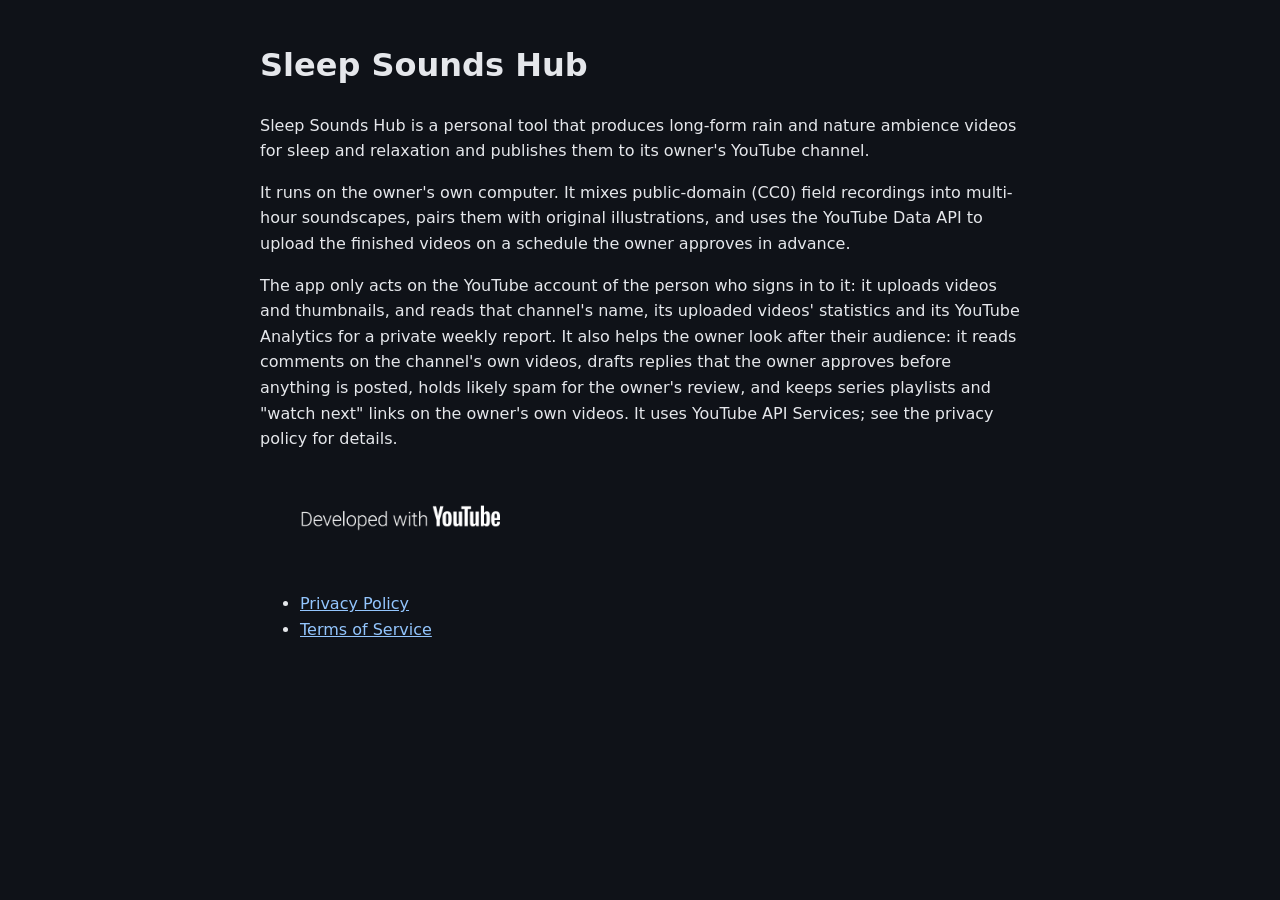
<file: index.html>
<!doctype html>
<html lang="en">
<head>
<meta charset="utf-8">
<meta name="viewport" content="width=device-width, initial-scale=1">
<title>Sleep Sounds Hub</title>
<link rel="stylesheet" href="style.css">
</head>
<body>
<main>
<h1>Sleep Sounds Hub</h1>
<p>Sleep Sounds Hub is a personal tool that produces long-form rain and nature ambience videos
for sleep and relaxation and publishes them to its owner's YouTube channel.</p>
<p>It runs on the owner's own computer. It mixes public-domain (CC0) field recordings into
multi-hour soundscapes, pairs them with original illustrations, and uses the YouTube Data API
to upload the finished videos on a schedule the owner approves in advance.</p>
<p>The app only acts on the YouTube account of the person who signs in to it: it uploads videos and
thumbnails, and reads that channel's name, its uploaded videos' statistics and its YouTube Analytics
for a private weekly report. It also helps the owner look after their audience: it reads comments on
the channel's own videos, drafts replies that the owner approves before anything is posted, holds likely
spam for the owner's review, and keeps series playlists and "watch next" links on the owner's own
videos. It uses YouTube API Services; see the privacy policy for details.</p>
<p><a href="https://www.youtube.com/"><img src="developed-with-youtube.png"
alt="Developed with YouTube" width="280" height="100"></a></p>
<ul>
<li><a href="privacy.html">Privacy Policy</a></li>
<li><a href="terms.html">Terms of Service</a></li>
</ul>
</main>
</body>
</html>
</file>
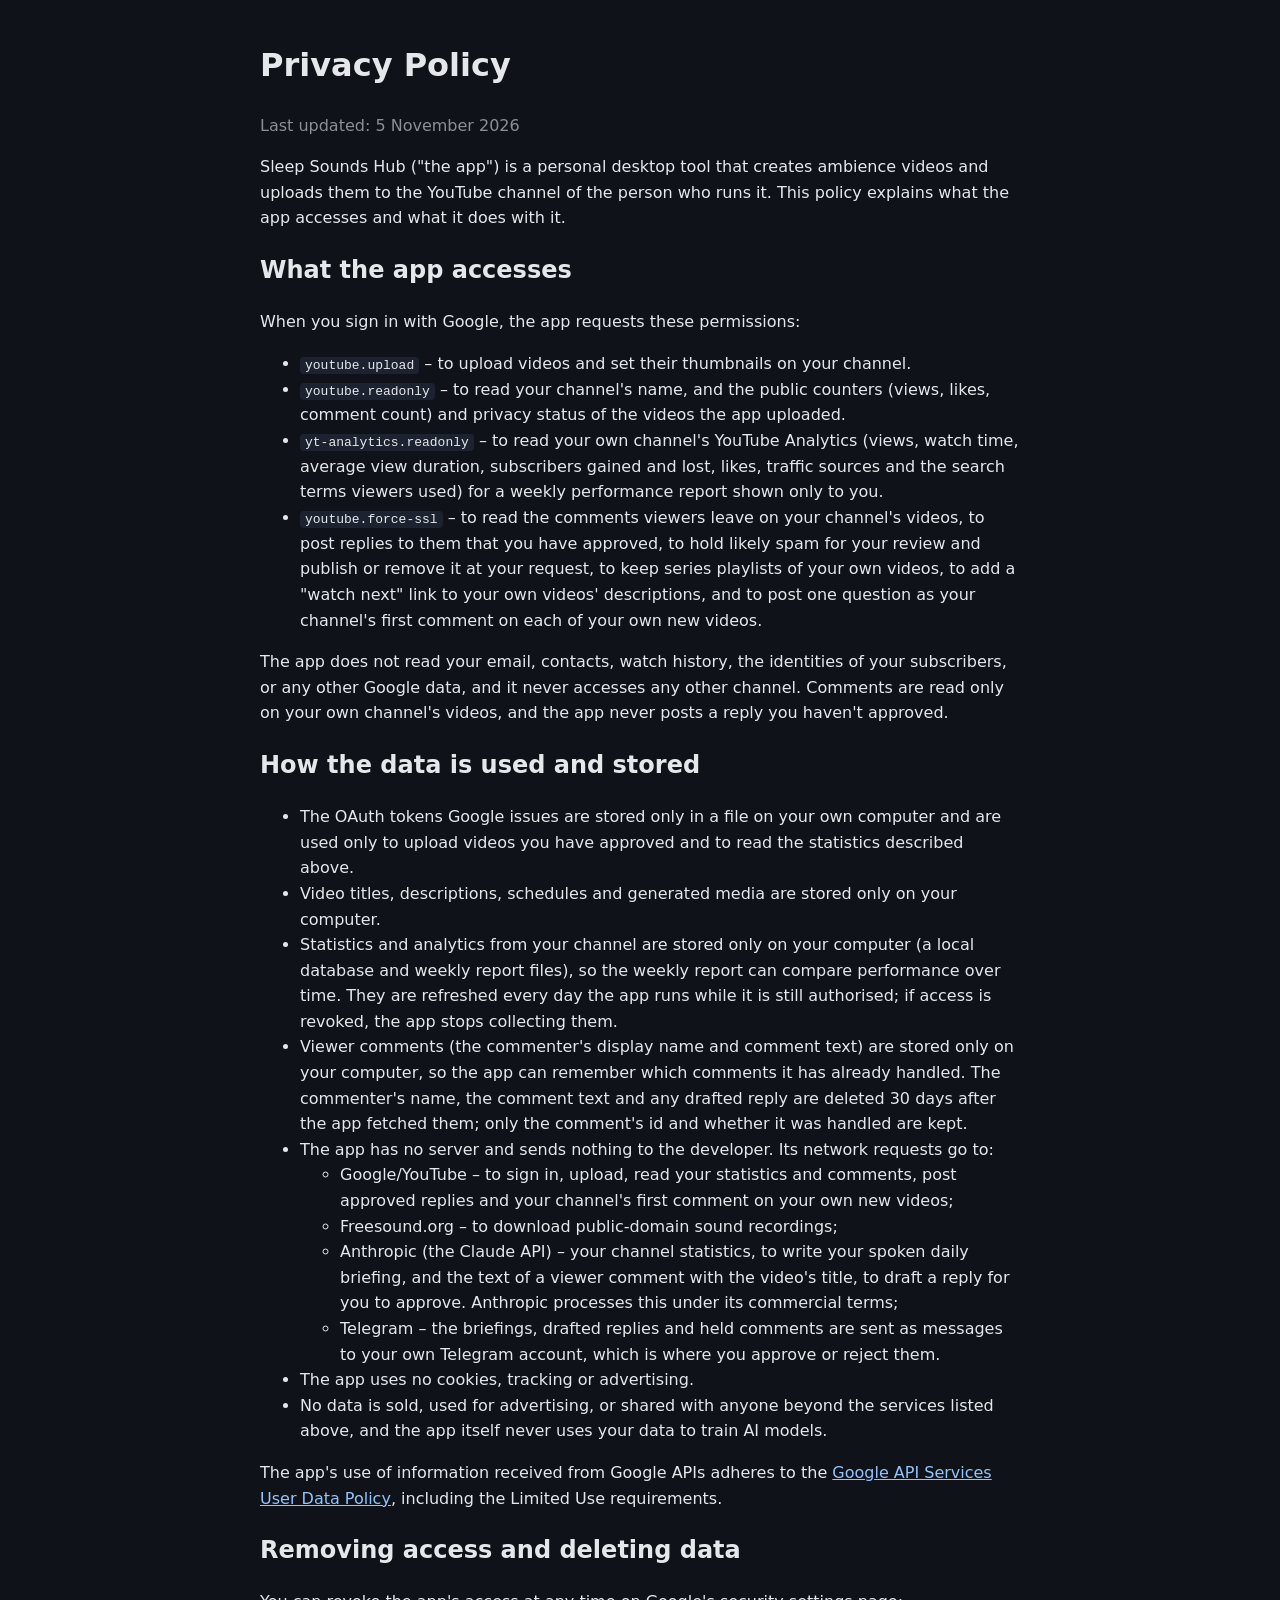
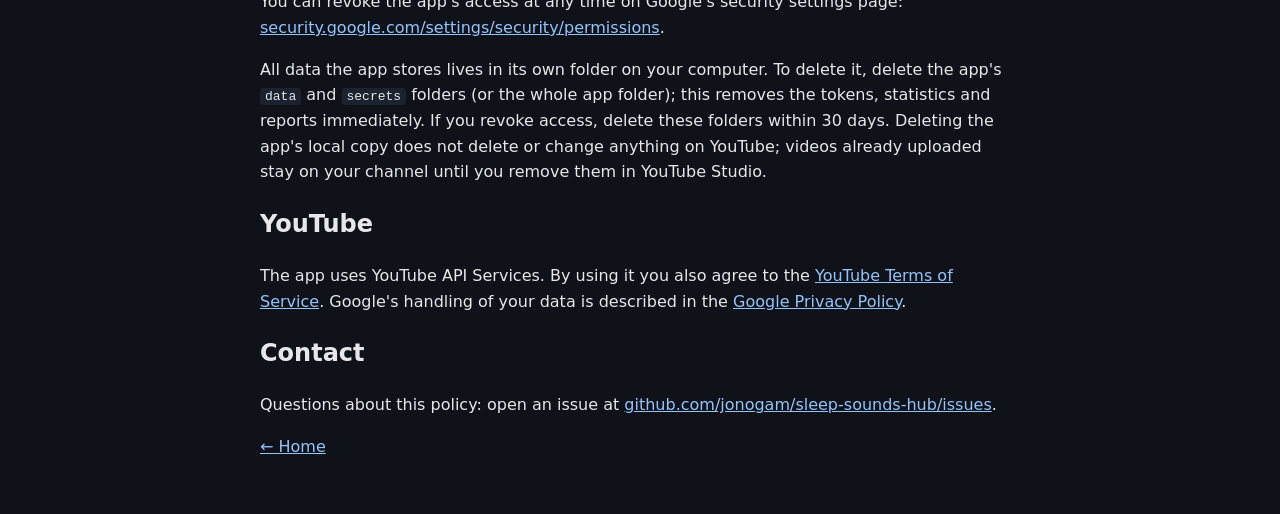
<file: privacy.html>
<!doctype html>
<html lang="en">
<head>
<meta charset="utf-8">
<meta name="viewport" content="width=device-width, initial-scale=1">
<title>Privacy Policy – Sleep Sounds Hub</title>
<link rel="stylesheet" href="style.css">
</head>
<body>
<main>
<h1>Privacy Policy</h1>
<p class="muted">Last updated: 5 November 2026</p>

<p>Sleep Sounds Hub ("the app") is a personal desktop tool that creates ambience videos and uploads
them to the YouTube channel of the person who runs it. This policy explains what the app accesses
and what it does with it.</p>

<h2>What the app accesses</h2>
<p>When you sign in with Google, the app requests these permissions:</p>
<ul>
<li><code>youtube.upload</code> – to upload videos and set their thumbnails on your channel.</li>
<li><code>youtube.readonly</code> – to read your channel's name, and the public counters (views, likes,
comment count) and privacy status of the videos the app uploaded.</li>
<li><code>yt-analytics.readonly</code> – to read your own channel's YouTube Analytics (views, watch time,
average view duration, subscribers gained and lost, likes, traffic sources and the search terms viewers
used) for a weekly performance report shown only to you.</li>
<li><code>youtube.force-ssl</code> – to read the comments viewers leave on your channel's videos, to post
replies to them that you have approved, to hold likely spam for your review and publish or remove it at
your request, to keep series playlists of your own videos, to add a "watch next" link to your own
videos' descriptions, and to post one question as your channel's first comment on each of your own new
videos.</li>
</ul>
<p>The app does not read your email, contacts, watch history, the identities of your subscribers, or any
other Google data, and it never accesses any other channel. Comments are read only on your own channel's
videos, and the app never posts a reply you haven't approved.</p>

<h2>How the data is used and stored</h2>
<ul>
<li>The OAuth tokens Google issues are stored only in a file on your own computer and are used only to
upload videos you have approved and to read the statistics described above.</li>
<li>Video titles, descriptions, schedules and generated media are stored only on your computer.</li>
<li>Statistics and analytics from your channel are stored only on your computer (a local database and
weekly report files), so the weekly report can compare performance over time. They are refreshed
every day the app runs while it is still authorised; if access is revoked, the app stops collecting
them.</li>
<li>Viewer comments (the commenter's display name and comment text) are stored only on your computer, so
the app can remember which comments it has already handled. The commenter's name, the comment text and
any drafted reply are deleted 30 days after the app fetched them; only the comment's id and whether it was
handled are kept.</li>
<li>The app has no server and sends nothing to the developer. Its network requests go to:
<ul>
<li>Google/YouTube – to sign in, upload, read your statistics and comments, post approved replies and your channel's first comment on your own new videos;</li>
<li>Freesound.org – to download public-domain sound recordings;</li>
<li>Anthropic (the Claude API) – your channel statistics, to write your spoken daily briefing, and the text
of a viewer comment with the video's title, to draft a reply for you to approve. Anthropic processes this
under its commercial terms;</li>
<li>Telegram – the briefings, drafted replies and held comments are sent as messages to your own Telegram
account, which is where you approve or reject them.</li>
</ul></li>
<li>The app uses no cookies, tracking or advertising.</li>
<li>No data is sold, used for advertising, or shared with anyone beyond the services listed above, and the
app itself never uses your data to train AI models.</li>
</ul>
<p>The app's use of information received from Google APIs adheres to the
<a href="https://developers.google.com/terms/api-services-user-data-policy">Google API Services User Data
Policy</a>, including the Limited Use requirements.</p>

<h2>Removing access and deleting data</h2>
<p>You can revoke the app's access at any time on Google's security settings page:
<a href="https://security.google.com/settings/security/permissions">security.google.com/settings/security/permissions</a>.</p>
<p>All data the app stores lives in its own folder on your computer. To delete it, delete the app's
<code>data</code> and <code>secrets</code> folders (or the whole app folder); this removes the tokens,
statistics and reports immediately. If you revoke access, delete these folders within 30 days.
Deleting the app's local copy does not delete or change anything on YouTube; videos already uploaded
stay on your channel until you remove them in YouTube Studio.</p>

<h2>YouTube</h2>
<p>The app uses YouTube API Services. By using it you also agree to the
<a href="https://www.youtube.com/t/terms">YouTube Terms of Service</a>. Google's handling of your data is
described in the <a href="http://www.google.com/policies/privacy">Google Privacy Policy</a>.</p>

<h2>Contact</h2>
<p>Questions about this policy: open an issue at
<a href="https://github.com/jonogam/sleep-sounds-hub/issues">github.com/jonogam/sleep-sounds-hub/issues</a>.</p>

<p><a href="index.html">← Home</a></p>
</main>
</body>
</html>
</file>
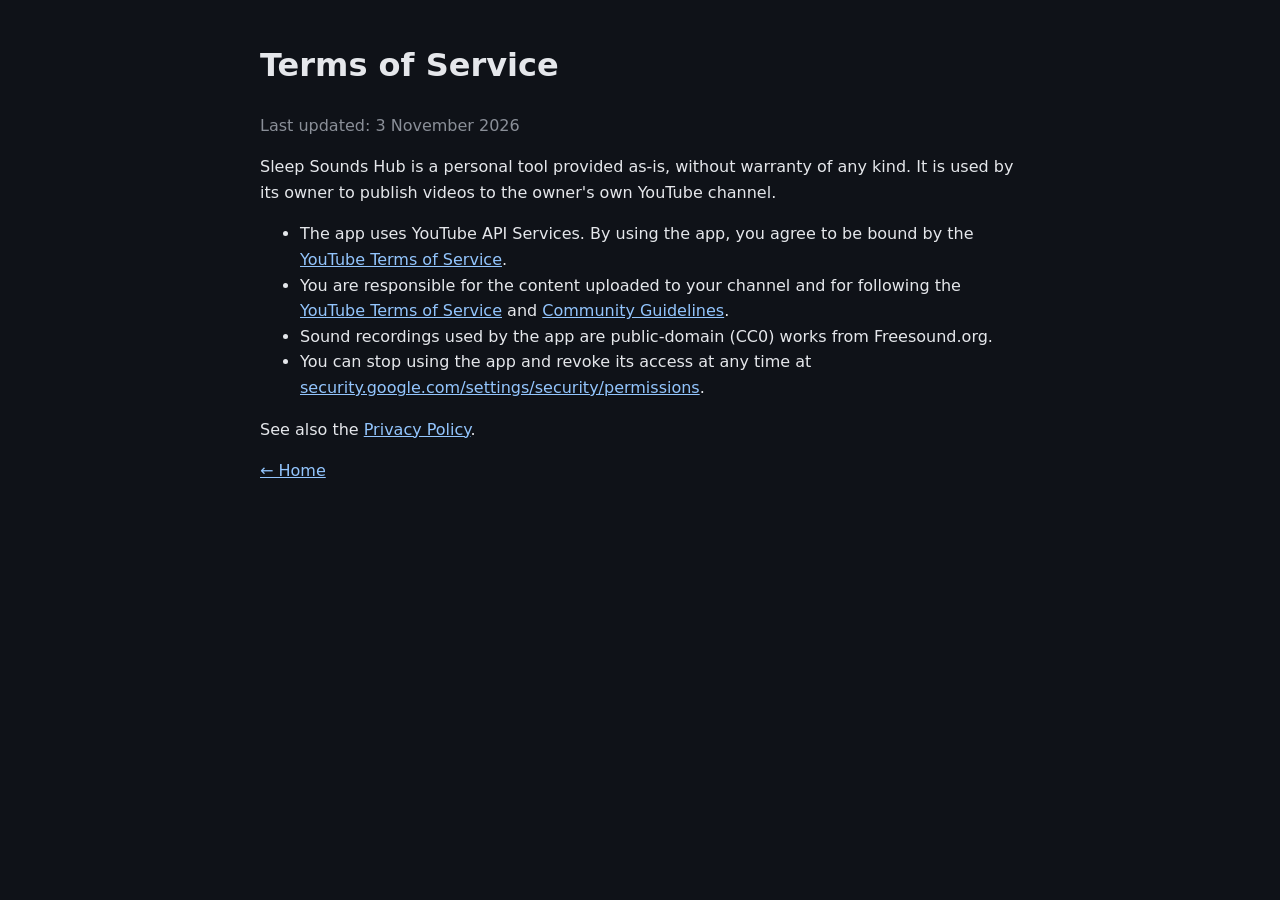
<file: terms.html>
<!doctype html>
<html lang="en">
<head>
<meta charset="utf-8">
<meta name="viewport" content="width=device-width, initial-scale=1">
<title>Terms of Service – Sleep Sounds Hub</title>
<link rel="stylesheet" href="style.css">
</head>
<body>
<main>
<h1>Terms of Service</h1>
<p class="muted">Last updated: 3 November 2026</p>
<p>Sleep Sounds Hub is a personal tool provided as-is, without warranty of any kind. It is used by its
owner to publish videos to the owner's own YouTube channel.</p>
<ul>
<li>The app uses YouTube API Services. By using the app, you agree to be bound by the
<a href="https://www.youtube.com/t/terms">YouTube Terms of Service</a>.</li>
<li>You are responsible for the content uploaded to your channel and for following the
<a href="https://www.youtube.com/t/terms">YouTube Terms of Service</a> and
<a href="https://www.youtube.com/howyoutubeworks/policies/community-guidelines/">Community Guidelines</a>.</li>
<li>Sound recordings used by the app are public-domain (CC0) works from Freesound.org.</li>
<li>You can stop using the app and revoke its access at any time at
<a href="https://security.google.com/settings/security/permissions">security.google.com/settings/security/permissions</a>.</li>
</ul>
<p>See also the <a href="privacy.html">Privacy Policy</a>.</p>
<p><a href="index.html">← Home</a></p>
</main>
</body>
</html>
</file>
<file: style.css>
body { font-family: system-ui, Segoe UI, sans-serif; background: #0f1218; color: #e5e7eb; margin: 0; line-height: 1.6; }
main { max-width: 760px; margin: 0 auto; padding: 40px 24px; }
a { color: #93c5fd; }
h1 { margin-top: 0; }
code { background: #1c2230; padding: 1px 5px; border-radius: 4px; }
.muted { color: #8a8f98; }
</file>
